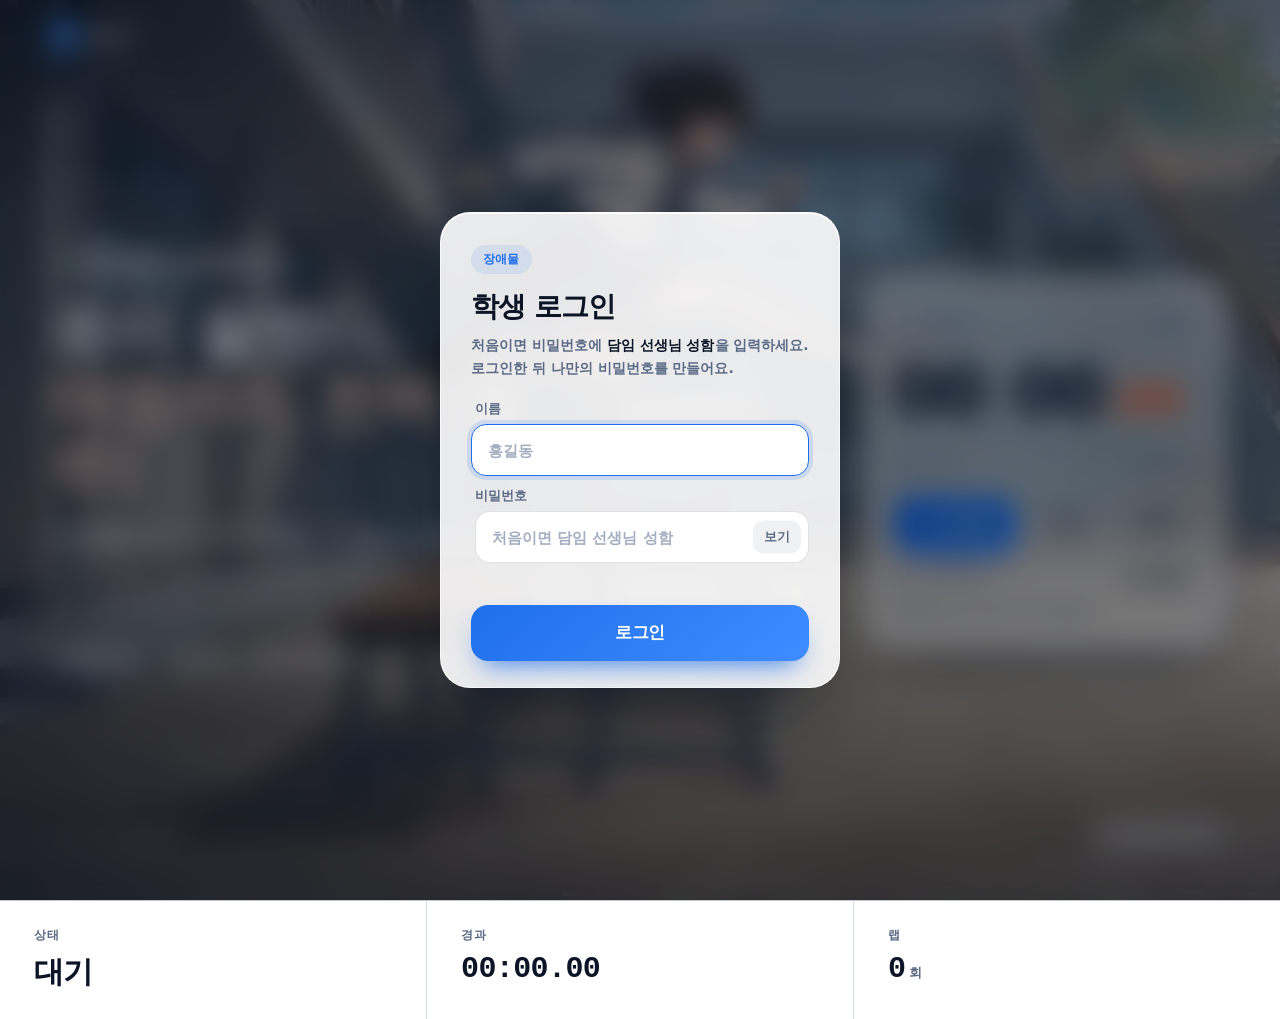
<file: index.html>
<!DOCTYPE html>
<html lang="ko">
<head>
<meta charset="utf-8">
<meta name="viewport" content="width=device-width, initial-scale=1">
<title>달리기 · 러닝 타이머</title>
<style>
  :root{
    --ink:#0b1526;
    --ink-soft:#5b6b86;
    --line:rgba(11,21,38,.10);
    --card:rgba(255,255,255,.58);
    --accent:#1f6feb;
    --accent-2:#ff7a45;
    --ok:#12a150;
    --shadow:0 24px 60px -20px rgba(11,21,38,.45);
    --font:"Pretendard","Apple SD Gothic Neo","Malgun Gothic",system-ui,-apple-system,"Segoe UI",sans-serif;
    --mono:"SF Mono","JetBrains Mono","Roboto Mono",ui-monospace,Menlo,Consolas,monospace;
  }

  *{box-sizing:border-box}
  html,body{margin:0;padding:0}
  body{
    font-family:var(--font);
    color:var(--ink);
    background:#eef2f7;
    -webkit-font-smoothing:antialiased;
  }

  /* ---------- NAV ---------- */
  .nav{
    position:absolute; inset:0 0 auto 0; z-index:6;
    display:flex; align-items:center; justify-content:space-between;
    padding:22px clamp(18px,4vw,54px);
    color:#fff; mix-blend-mode:normal;
    opacity:0; transform:translateY(-12px); pointer-events:none;
  }
  body.is-revealed .nav{
    opacity:1; transform:none; pointer-events:auto;
    transition:opacity 1.4s cubic-bezier(.22,1,.36,1) .6s, transform 1.4s cubic-bezier(.22,1,.36,1) .6s;
  }
  .brand{
    display:flex; align-items:center; gap:10px;
    font-weight:800; letter-spacing:-.02em; font-size:17px;
    text-shadow:0 2px 12px rgba(0,0,0,.35);
  }
  .brand i{
    width:26px; height:26px; border-radius:9px; display:grid; place-items:center;
    background:linear-gradient(140deg,var(--accent),#5aa9ff);
    box-shadow:0 6px 16px rgba(31,111,235,.45);
    font-style:normal; font-size:14px;
  }
  .nav ul{display:flex; gap:clamp(14px,2.4vw,30px); margin:0; padding:0; list-style:none}
  .nav a{
    color:rgba(255,255,255,.86); text-decoration:none; font-size:14px; font-weight:600;
    text-shadow:0 2px 10px rgba(0,0,0,.35);
  }
  .nav a:hover,.nav a[aria-current]{color:#fff}
  .nav a[aria-current]{text-decoration:underline; text-underline-offset:6px; text-decoration-thickness:2px}

  /* ---------- HERO ---------- */
  .hero{
    position:relative;
    min-height:100vh;
    min-height:100svh;
    display:flex; align-items:center;
    overflow:hidden;
    isolation:isolate;
    background:#0b1526;
  }

  /* layer 1: still image (revealed after the video ends)
     desktop: the clip's last frame (seamless hand-off); stacked layout: a wide frame
     so the face doesn't sit behind the copy and the timer */
  .hero__still{
    position:absolute; inset:0; z-index:0;
    background-image:url("hero%20page.jpg?v=2");
    background-size:cover; background-position:60% 50%;
    transform:scale(1.02);
    transition:opacity 1.8s cubic-bezier(.37,0,.18,1);
  }
  .hero.is-playing .hero__still{opacity:0}   /* don't spoil the ending while the clip plays */
  /* layer 2: the one-and-only video */
  .hero__video{
    position:absolute; inset:0; z-index:1;
    width:100%; height:100%; object-fit:cover; object-position:60% 50%;
    opacity:0;
    will-change:opacity,transform;
  }
  .hero__video--main{transition:opacity 1.8s cubic-bezier(.37,0,.18,1), transform 9s linear}
  .hero.is-playing  .hero__video--main{opacity:1; transform:scale(1.045)}
  .hero.is-revealed .hero__video--main{opacity:0; transform:scale(1.01)}

  .hero__video--fail,.hero__video--ok{z-index:1; transform:scale(1.03); transition:opacity 1.1s cubic-bezier(.37,0,.18,1)}
  body.is-failed .hero__video--fail,
  body.is-success .hero__video--ok{opacity:1; transform:scale(1)}

  /* legibility scrims */
  .hero__scrim{
    position:absolute; inset:0; z-index:2; pointer-events:none;
    background:
      linear-gradient(90deg, rgba(6,14,28,.50) 0%, rgba(6,14,28,.24) 30%, rgba(6,14,28,0) 52%),
      linear-gradient(0deg, rgba(6,14,28,.48) 0%, rgba(6,14,28,0) 40%),
      linear-gradient(180deg, rgba(6,14,28,.40) 0%, rgba(6,14,28,0) 24%);
    opacity:0; transition:opacity 2s cubic-bezier(.37,0,.18,1) .1s;
  }
  body.is-revealed .hero__scrim{opacity:1}

  /* ---------- COPY ---------- */
  .hero__inner{
    position:relative; z-index:4;
    width:100%;
    padding:120px clamp(18px,4vw,54px) 96px;
    display:grid;
    grid-template-columns:minmax(0,1fr) auto;
    align-items:center;
    gap:clamp(24px,4vw,60px);
  }
  .copy{max-width:none}
  .eyebrow{
    display:inline-flex; align-items:center; gap:8px;
    padding:7px 14px 7px 10px; border-radius:999px;
    background:rgba(255,255,255,.14); border:1px solid rgba(255,255,255,.28);
    backdrop-filter:blur(10px); -webkit-backdrop-filter:blur(10px);
    color:#fff; font-size:12.5px; font-weight:700; letter-spacing:.01em;
  }
  .eyebrow s{width:7px; height:7px; border-radius:50%; background:#5ee08a; box-shadow:0 0 0 4px rgba(94,224,138,.22)}
  h1{
    margin:20px 0 0; color:#fff;
    font-size:clamp(36px,5vw,64px); line-height:1.06; letter-spacing:-.035em; font-weight:800;
    text-shadow:0 6px 34px rgba(4,10,20,.5);
  }
  h1 em{font-style:normal; color:#ffd7c2}
  .ask{
    margin:20px 0 0; color:#fff;
    font-size:clamp(17px,1.7vw,23px); font-weight:700; letter-spacing:-.02em;
    text-shadow:0 2px 18px rgba(4,10,20,.55);
  }
  .lede{
    margin:12px 0 0; color:rgba(255,255,255,.9);
    font-size:clamp(14.5px,1.2vw,17px); line-height:1.7; font-weight:500;
    text-shadow:0 2px 18px rgba(4,10,20,.5);
    max-width:36em;
  }
  .lede b{color:#fff; font-weight:800; font-family:var(--mono); font-size:1.06em; letter-spacing:-.02em}
  .chips{display:flex; flex-wrap:wrap; gap:8px; margin-top:26px}
  .chips span{
    padding:7px 13px; border-radius:999px; font-size:12.5px; font-weight:700;
    background:rgba(255,255,255,.13); border:1px solid rgba(255,255,255,.22);
    color:rgba(255,255,255,.94); backdrop-filter:blur(8px);
  }
  .chips b{color:#ffd7c2; font-family:var(--mono); font-weight:800}

  /* ---------- RESULT STATE (success / fail) ---------- */
  .stack{
    position:relative;
    display:grid;                       /* copy and result message share one cell */
    max-width:min(560px,46vw);
  }
  .copy,.result{grid-area:1 / 1}
  .result{
    opacity:0; transform:translateY(20px) scale(.98); filter:blur(10px);
    pointer-events:none;
  }
  body.is-failed .result--fail,
  body.is-success .result--ok{
    opacity:1; transform:none; filter:none; pointer-events:auto;
    transition:opacity 1.2s cubic-bezier(.22,1,.36,1) .35s,
               transform 1.3s cubic-bezier(.16,1,.3,1) .35s,
               filter 1.2s cubic-bezier(.22,1,.36,1) .35s;
  }
  .result__tag{
    display:inline-block; padding:7px 15px; border-radius:999px;
    background:#dc2626; color:#fff;
    font-size:12.5px; font-weight:800; letter-spacing:.07em;
    box-shadow:0 10px 26px -10px rgba(220,38,38,.95);
  }
  .result__title{
    margin:18px 0 0; color:#fff;
    font-size:clamp(54px,7.6vw,100px); line-height:.94; letter-spacing:-.05em; font-weight:800;
    text-shadow:0 8px 40px rgba(4,10,20,.6);
  }
  .result__msg{
    margin:20px 0 0; color:#fff;
    font-size:clamp(17px,1.75vw,23px); font-weight:700; letter-spacing:-.02em; line-height:1.45;
    text-shadow:0 2px 20px rgba(4,10,20,.6);
  }
  .result__msg b{color:#ffb4a2; font-family:var(--mono); font-weight:800; font-size:1.08em}
  .result__sub{
    margin:12px 0 0; color:rgba(255,255,255,.86);
    font-size:clamp(14px,1.15vw,16.5px); line-height:1.7; font-weight:500;
    text-shadow:0 2px 18px rgba(4,10,20,.55); max-width:36em;
  }
  .result__btn{
    margin-top:28px; padding:17px 30px; border-radius:18px; font-size:16px;
    color:#fff; background:linear-gradient(140deg,#dc2626,#f97316);
    box-shadow:0 18px 34px -14px rgba(220,38,38,.95);
  }
  .result__btn:hover{filter:brightness(1.07)}
  .result--ok .result__tag{background:#16a34a; box-shadow:0 10px 26px -10px rgba(22,163,74,.95)}
  .result--ok .result__msg b{color:#bbf7d0}
  .result--ok .result__btn{background:linear-gradient(140deg,#16a34a,#22c55e); box-shadow:0 18px 34px -14px rgba(22,163,74,.95)}
  body.is-failed .copy, body.is-success .copy{opacity:0; transform:translateY(-16px); filter:blur(6px)}
  body.is-failed .hero__scrim{
    background:
      linear-gradient(90deg, rgba(32,6,10,.62) 0%, rgba(32,6,10,.30) 32%, rgba(32,6,10,0) 54%),
      linear-gradient(0deg, rgba(32,6,10,.5) 0%, rgba(32,6,10,0) 40%),
      linear-gradient(180deg, rgba(32,6,10,.44) 0%, rgba(32,6,10,0) 24%);
  }
  .stopwatch.is-failed .sw-dot{background:#dc2626}
  .stopwatch.is-failed .sw-state{background:rgba(220,38,38,.13); color:#b91c1c}
  .stopwatch.is-failed::before{opacity:1; animation:none; filter:blur(22px); background:linear-gradient(140deg,rgba(220,38,38,.32),rgba(249,115,22,.26))}
  .stopwatch.is-failed .btn-main{background:linear-gradient(140deg,#dc2626,#f87171); box-shadow:0 12px 24px -10px rgba(220,38,38,.85)}
  .stopwatch.is-failed .digits .cs{color:#dc2626}
  .stopwatch.is-success .sw-dot{background:var(--ok)}
  .stopwatch.is-success .sw-state{background:rgba(18,161,80,.14); color:#0b7a3d}
  .stopwatch.is-success::before{opacity:1; animation:none; filter:blur(22px); background:linear-gradient(140deg,rgba(18,161,80,.32),rgba(74,222,128,.26))}
  .stopwatch.is-success .btn-main{background:linear-gradient(140deg,#16a34a,#22c55e); box-shadow:0 12px 24px -10px rgba(22,163,74,.85)}
  .stopwatch.is-success .digits .cs{color:var(--ok)}
  .stopwatch.is-success .track i{background:linear-gradient(90deg,#12a150,#4ade80)}
  .track.over i{background:linear-gradient(90deg,#dc2626,#f97316)}
  .copy,.chips{opacity:0; transform:translateY(16px); filter:blur(8px); pointer-events:none}
  body.is-revealed .copy,
  body.is-revealed .chips{
    opacity:1; transform:none; filter:none; pointer-events:auto;
    transition:opacity 1.5s cubic-bezier(.22,1,.36,1) .5s,
               transform 1.5s cubic-bezier(.22,1,.36,1) .5s,
               filter 1.5s cubic-bezier(.22,1,.36,1) .5s;
  }
  body.is-revealed .chips{transition-delay:.72s}
  body.is-failed .copy, body.is-success .copy{opacity:0; transform:translateY(-16px); filter:blur(6px); pointer-events:none; transition:opacity 1s ease, transform 1s cubic-bezier(.22,1,.36,1), filter 1s ease}
  body.is-failed .chips, body.is-success .chips{pointer-events:none}   /* hidden copy must not cover the retry button */

  /* ---------- TIMER SLOT: right / vertical center ---------- */
  .slot{
    justify-self:end; align-self:center;
    width:min(368px,92vw);
  }
  .stopwatch{
    position:relative;
    padding:32px 32px 26px;
    border-radius:32px;
    background:var(--card);
    border:1px solid rgba(255,255,255,.55);
    box-shadow:0 32px 70px -22px rgba(11,21,38,.5), inset 0 1px 0 rgba(255,255,255,.75);
    backdrop-filter:blur(30px) saturate(1.7);
    -webkit-backdrop-filter:blur(30px) saturate(1.7);
    opacity:0; transform:translateY(20px) scale(.96); filter:blur(12px);
    pointer-events:none;
  }
  body.is-revealed .stopwatch{
    opacity:1; transform:none; filter:none; pointer-events:auto;
    transition:opacity 1.5s cubic-bezier(.22,1,.36,1) .25s,
               transform 1.6s cubic-bezier(.16,1,.3,1) .25s,
               filter 1.5s cubic-bezier(.22,1,.36,1) .25s;
  }
  /* running glow ring */
  .stopwatch::before{
    content:""; position:absolute; inset:-2px; border-radius:34px; z-index:-1;
    background:linear-gradient(140deg,rgba(31,111,235,.5),rgba(255,122,69,.42));
    opacity:0; transition:opacity .6s ease; filter:blur(16px);
  }
  .stopwatch.is-running::before{opacity:1; animation:breathe 2.6s ease-in-out infinite}
  @keyframes breathe{0%,100%{opacity:.55}50%{opacity:1}}

  .sw-head{display:flex; align-items:center; justify-content:space-between; margin-bottom:20px}
  .sw-label{display:flex; align-items:center; gap:10px; font-size:12.5px; font-weight:800; letter-spacing:.15em; color:var(--ink-soft); text-transform:uppercase}
  .sw-dot{width:10px; height:10px; border-radius:50%; background:#b9c4d4; transition:background .3s}
  .is-running .sw-dot{background:var(--ok); box-shadow:0 0 0 0 rgba(18,161,80,.5); animation:pulse 1.6s infinite}
  @keyframes pulse{70%{box-shadow:0 0 0 9px rgba(18,161,80,0)}100%{box-shadow:0 0 0 0 rgba(18,161,80,0)}}
  .sw-state{
    font-size:12.5px; font-weight:800; padding:6px 12px; border-radius:999px;
    background:rgba(11,21,38,.06); color:var(--ink-soft);
  }
  .is-running .sw-state{background:rgba(18,161,80,.14); color:#0b7a3d}

  .digits{
    display:flex; align-items:baseline;
    font-family:var(--font);
    font-weight:800;
    font-size:clamp(52px,5.4vw,70px); line-height:1; letter-spacing:-.05em;
    color:var(--ink);
    font-variant-numeric:tabular-nums; font-feature-settings:"tnum" 1;
  }
  .digits .sep{opacity:.3; padding:0 3px; font-weight:600}
  .digits .cs{color:var(--accent-2); font-weight:800; font-size:.7em; letter-spacing:-.04em}

  .track{height:5px; border-radius:99px; background:rgba(11,21,38,.10); margin:22px 0 5px; overflow:hidden}
  .track i{display:block; height:100%; width:0%; border-radius:99px; background:linear-gradient(90deg,var(--accent),var(--accent-2)); transition:width .12s linear}
  .hint{font-size:12.5px; font-weight:600; color:var(--ink-soft); margin:0 0 20px; display:flex; justify-content:space-between; gap:10px}

  .sw-btns{display:grid; grid-template-columns:1.55fr 1fr 1fr; gap:10px}
  button{
    font-family:inherit; font-size:15.5px; font-weight:800; letter-spacing:-.01em;
    border:0; border-radius:17px; padding:17px 10px; cursor:pointer;
    display:inline-flex; align-items:center; justify-content:center; gap:8px;
    transition:transform .12s ease, box-shadow .2s ease, background .2s ease, color .2s ease;
    -webkit-tap-highlight-color:transparent;
  }
  button:active{transform:translateY(1px) scale(.985)}
  button:focus-visible{outline:3px solid rgba(31,111,235,.45); outline-offset:2px}
  .btn-main{color:#fff; background:linear-gradient(140deg,#1f6feb,#3f8dff); box-shadow:0 12px 24px -10px rgba(31,111,235,.85)}
  .stopwatch.is-running .btn-main{background:linear-gradient(140deg,#e8590c,#ff8a3d); box-shadow:0 12px 24px -10px rgba(232,89,12,.8)}
  .btn-ghost{color:var(--ink); background:rgba(11,21,38,.06)}
  .btn-ghost:hover{background:rgba(11,21,38,.1)}

  .laps{margin:18px 0 0; padding:0; list-style:none; max-height:112px; overflow:auto; display:grid; gap:7px}
  .laps li{
    display:flex; justify-content:space-between; align-items:center; gap:10px;
    font-family:var(--mono); font-size:13.5px; font-weight:600; color:var(--ink);
    background:rgba(11,21,38,.05); border-radius:12px; padding:9px 13px;
  }
  .laps li span{color:var(--ink-soft); font-size:11.5px; font-family:var(--font); font-weight:700}
  .laps:empty{display:none}

  /* buzzer: learn whichever key / gamepad button the USB buzzer sends */
  .buzz{display:flex; align-items:center; justify-content:space-between; gap:10px; margin-top:12px; font-size:12px; font-weight:700; color:var(--ink-soft)}
  .buzz button{font-size:12px; font-weight:800; padding:7px 13px; border-radius:999px; background:rgba(11,21,38,.06); color:var(--ink); flex:none}
  .buzz button:hover{background:rgba(11,21,38,.1)}
  .buzz.is-learning{color:var(--accent)}
  .buzz.is-learning button{background:var(--accent); color:#fff}

  /* replay the hero clip */
  .replay{
    position:absolute; z-index:5; right:clamp(18px,4vw,54px); bottom:clamp(18px,4vw,44px);
    display:inline-flex; align-items:center; gap:8px;
    padding:10px 15px; border-radius:999px; cursor:pointer;
    background:rgba(255,255,255,.16); border:1px solid rgba(255,255,255,.3);
    color:#fff; font-family:inherit; font-size:12.5px; font-weight:700;
    backdrop-filter:blur(12px); -webkit-backdrop-filter:blur(12px);
    opacity:0; transform:translateY(10px); pointer-events:none;
    transition:opacity .6s ease, transform .6s ease, background .2s ease;
  }
  .replay:hover{background:rgba(255,255,255,.26)}
  body.is-revealed .replay{opacity:1; transform:none; pointer-events:auto; transition-delay:.9s}
  .replay svg{width:14px; height:14px}

  /* skip the intro clip: shown only while it plays, where the replay button will appear */
  .skip{
    position:fixed; z-index:5;   /* fixed: on phones the hero is taller than the screen */ right:clamp(18px,4vw,54px); bottom:clamp(18px,4vw,44px);
    display:inline-flex; align-items:center; gap:8px;
    padding:12px 18px; border-radius:999px; cursor:pointer;
    background:rgba(6,14,28,.55); border:1px solid rgba(255,255,255,.35);
    color:#fff; font-family:inherit; font-size:14px; font-weight:800;
    box-shadow:0 10px 26px -12px rgba(0,0,0,.6);
    backdrop-filter:blur(12px); -webkit-backdrop-filter:blur(12px);
    opacity:0; transform:translateY(10px); pointer-events:none;
    transition:opacity .5s ease, transform .5s ease, background .2s ease;
  }
  .skip:hover{background:rgba(6,14,28,.72)}
  .hero.is-playing .skip{opacity:1; transform:none; pointer-events:auto; transition-delay:.6s}
  .skip svg{width:15px; height:15px}

  /* ---------- NEXT SECTION ---------- */
  .stats{
    position:relative; z-index:2;
    display:grid; grid-template-columns:repeat(3,1fr); gap:1px;
    background:var(--line);
    border-top:1px solid var(--line);
    opacity:0; transform:translateY(16px); pointer-events:none;
  }
  body.is-revealed .stats{
    opacity:1; transform:none; pointer-events:auto;
    transition:opacity 1.3s cubic-bezier(.22,1,.36,1) .85s, transform 1.3s cubic-bezier(.22,1,.36,1) .85s;
  }
  .stat{background:#fff; padding:26px clamp(16px,3vw,34px)}
  .stat b{display:block; font-size:12px; font-weight:800; letter-spacing:.12em; color:var(--ink-soft); text-transform:uppercase}
  .stat strong{display:block; margin-top:8px; font-family:var(--mono); font-size:clamp(20px,2.4vw,30px); font-weight:700; letter-spacing:-.02em}
  .stat em{font-style:normal; font-size:13px; font-weight:700; color:var(--ink-soft); margin-left:4px}

  /* ---------- RESPONSIVE ---------- */
  @media (max-width:1000px){
    .hero__still{background-image:url("hero-mobile.jpg")}
    .hero__inner{grid-template-columns:1fr; align-content:center; gap:34px}
    .stack{max-width:none}
    .slot{justify-self:center; width:min(420px,100%)}
  }
  @media (max-width:640px){
    .nav{gap:12px}
    .brand{font-size:0; gap:0}  /* icon only: room for the four course links */
    .nav ul{gap:12px; min-width:0; overflow-x:auto; scrollbar-width:none; padding:4px 0 10px; margin-bottom:-14px}  /* room for the current-page underline */
    .nav a{font-size:13px; white-space:nowrap}
    .nav__stats{display:none}
    .hero{min-height:auto; padding:0}
    .hero__inner{padding:104px 18px 86px}
    .slot{justify-self:stretch; width:100%}
    .stats{grid-template-columns:1fr}
  }
  @media (prefers-reduced-motion:reduce){
    *{animation:none !important; transition-duration:.01ms !important}
  }
</style>
<noscript><style>
  .nav,.copy,.chips,.stats,.stopwatch,.hero__scrim{
    opacity:1 !important; transform:none !important; filter:none !important; pointer-events:auto !important;
  }
</style></noscript>
<link rel="stylesheet" href="student.css">
</head>
<body>

<header class="hero" id="hero">
  <nav class="nav">
    <div class="brand"><i>▶</i>달리기</div>
    <ul>
      <li><a href="index.html" aria-current="page">301번 버스</a></li>
      <li><a href="zigzag.html">지그재그</a></li>
      <li><a href="relay.html">이어달리기</a></li>
      <li><a href="bread.html">장애물</a></li>
      <li class="nav__stats"><a href="#stats">기록</a></li>
    </ul>
  </nav>

  <!-- layer 1: still hero image (becomes the timer's backdrop) -->
  <div class="hero__still" role="img" aria-label="가을 햇살이 비치는 보도 위를 걸어가는 학생"></div>
  <!-- layer 2: video, plays exactly once -->
  <video class="hero__video hero__video--main" id="clip"
         src="hero%20page.mp4?v=2"
         preload="auto" muted playsinline disablepictureinpicture></video>
  <!-- layer 3: result clips, shown when the run is stopped (within / past the target time) -->
  <video class="hero__video hero__video--ok" id="okClip"
         src="CUT03-B-A-SMALL-KINDNESS-6-seconds-1.mp4"
         preload="auto" muted playsinline disablepictureinpicture></video>
  <video class="hero__video hero__video--fail" id="failClip"
         src="TECHNICAL-6-seconds-16-9-480p-final.mp4?v=2"
         preload="auto" muted playsinline disablepictureinpicture></video>
  <div class="hero__scrim"></div>

  <div class="hero__inner">
    <div class="stack">
      <div class="copy">
        <span class="eyebrow"><s></s>오늘의 체육수업 · 목표 시간 안에 달리기</span>
        <h1>301번 버스,<br><em>곧 출발!</em></h1>
        <p class="ask">시간 안에 도착할 수 있을까?</p>
        <p class="lede">정류장까지 <b data-d>120</b>m, 버스 출발까지 <b data-t>10</b>초.<br>출발 신호에 맞춰 달려 목표 시간 안에 결승선을 통과해 보세요.</p>
        <div class="chips">
          <span><b data-d>120</b>m 달리기</span>
          <span>목표 <b data-t>10</b>초 미만</span>
          <span>나의 기록 확인</span>
        </div>
      </div>

      <!-- replace the copy once the run is stopped -->
      <div class="result result--ok" id="success">
        <span class="result__tag">탑승 완료</span>
        <h1 class="result__title">성공</h1>
        <p class="result__msg">목표 <b data-t>10</b>초보다 <b id="under">0.00</b>초 빨리 도착했습니다.</p>
        <p class="result__sub">301번 버스에 무사히 탔어요. 같은 코스로 기록 단축에 다시 도전해 보세요.</p>
        <button class="result__btn" id="retryOk" type="button">다시 도전</button>
      </div>

      <div class="result result--fail" id="fail">
        <span class="result__tag">진행 종료</span>
        <h1 class="result__title">실패</h1>
        <p class="result__msg">목표 <b data-t>10</b>초를 <b id="over">0.00</b>초 넘겨 도착했습니다.</p>
        <p class="result__sub">다음엔 출발 직후부터 속도를 올려보세요. 같은 코스로 바로 다시 도전할 수 있습니다.</p>
        <button class="result__btn" id="retry" type="button">다시 도전</button>
      </div>
    </div>

    <!-- right / vertical center -->
    <div class="slot">
      <div class="stopwatch" id="sw" role="group" aria-label="러닝 타이머">
        <div class="sw-head">
          <div class="sw-label"><span class="sw-dot"></span>스탑워치</div>
          <div class="sw-state" id="state">대기</div>
        </div>

        <div class="digits" id="digits" role="timer" aria-live="off">
          <span id="mm">00</span><span class="sep">:</span><span id="ss">00</span><span class="cs" id="cs">.00</span>
        </div>

        <div class="track"><i id="bar"></i></div>
        <p class="hint"><span>경과 시간</span><span id="total">0.00 초</span></p>

        <div class="sw-btns">
          <button class="btn-main" id="toggle" type="button">
            <svg id="icoPlay" width="13" height="13" viewBox="0 0 12 12" fill="currentColor" aria-hidden="true"><path d="M2 1l8 5-8 5z"/></svg>
            <span id="toggleText">시작</span>
          </button>
          <button class="btn-ghost" id="lap" type="button">랩</button>
          <button class="btn-ghost" id="reset" type="button">리셋</button>
        </div>

        <div class="buzz" id="buzz">
          <span id="buzzInfo">부저: 스페이스바</span>
          <button id="buzzSet" type="button">부저 등록</button>
        </div>

        <ul class="laps" id="laps"></ul>
      </div>
    </div>
  </div>

  <button class="skip" id="skip" type="button" aria-label="영상 건너뛰고 바로 시작">
    영상 건너뛰기
    <svg viewBox="0 0 24 24" fill="currentColor" aria-hidden="true"><path d="M4 5l8 7-8 7zM12 5l8 7-8 7z"/></svg>
  </button>
  <button class="replay" id="replay" type="button" aria-label="히어로 영상 다시 재생">
    <svg viewBox="0 0 24 24" fill="none" stroke="currentColor" stroke-width="2.4" stroke-linecap="round" stroke-linejoin="round" aria-hidden="true"><path d="M3 12a9 9 0 1 0 3-6.7"/><path d="M3 4v5h5"/></svg>
    영상 다시 보기
  </button>
</header>

<section class="stats" id="stats">
  <div class="stat"><b>상태</b><strong id="sState">대기</strong></div>
  <div class="stat"><b>경과</b><strong id="sTime">00:00.00</strong></div>
  <div class="stat"><b>랩</b><strong id="sLaps">0<em>회</em></strong></div>
</section>

<script src="sheet-config.js"></script>
<script src="student.js"></script>
<script>
(() => {
  const hero   = document.getElementById('hero');
  const clip   = document.getElementById('clip');
  const sw     = document.getElementById('sw');
  const mmEl   = document.getElementById('mm');
  const ssEl   = document.getElementById('ss');
  const csEl   = document.getElementById('cs');
  const bar    = document.getElementById('bar');
  const total  = document.getElementById('total');
  const stateEl= document.getElementById('state');
  const toggle = document.getElementById('toggle');
  const toggleText = document.getElementById('toggleText');
  const icoPlay = document.getElementById('icoPlay');
  const lapBtn = document.getElementById('lap');
  const resetBtn = document.getElementById('reset');
  const lapsEl = document.getElementById('laps');
  const replay = document.getElementById('replay');
  const sState = document.getElementById('sState');
  const sTime  = document.getElementById('sTime');
  const sLaps  = document.getElementById('sLaps');
  const failClip = document.getElementById('failClip');
  const okClip = document.getElementById('okClip');
  const underEl = document.getElementById('under');
  const overEl = document.getElementById('over');
  const track  = document.querySelector('.track');
  const retry  = document.getElementById('retry');
  const retryOk = document.getElementById('retryOk');

  /* ================= VIDEO : play once, then reveal ================= */
  const ICON_PLAY  = '<path d="M2 1l8 5-8 5z"/>';
  const ICON_PAUSE = '<path d="M2 1h3v10H2zM7 1h3v10H7z"/>';
  let revealed = false, safety = 0;

  // safety net: never let the timer stay hidden if the clip stalls or never loads
  function armSafety(ms){ clearTimeout(safety); safety = setTimeout(reveal, ms); }

  function reveal(){
    if (revealed) return;
    revealed = true;
    clearTimeout(safety);
    hero.classList.remove('is-playing');
    hero.classList.add('is-revealed');
    document.body.classList.add('is-revealed');   // every word appears with the timer
  }

  function startClip(){
    revealed = false;
    resetAll();                                // the intro starts a fresh attempt
    document.body.classList.remove('is-revealed');
    hero.classList.remove('is-revealed');
    hero.classList.add('is-playing');
    clip.currentTime = 0;
    armSafety(8000);                           // clip must start within 8s
    const p = clip.play();
    if (p && p.catch) p.catch(() => setTimeout(reveal, 900));
  }

  clip.addEventListener('ended', reveal);
  clip.addEventListener('error', reveal);
  clip.addEventListener('playing', () => {    // once rolling, allow the rest of the clip + slack
    if (!revealed) armSafety(((clip.duration || 10) - clip.currentTime) * 1000 + 3000);
  });

  // plays on every page load (incl. back/forward cache restores)
  function begin(){
    if (reduced()) { revealed = false; reveal(); return; }   // motion-sensitive: skip the clip
    startClip();
  }

  function reduced(){ return matchMedia('(prefers-reduced-motion: reduce)').matches; }

  clip.muted = true;            // autoplay-safe
  replay.addEventListener('click', startClip);
  // "영상 건너뛰기": stop the intro and go straight to the timer
  document.getElementById('skip').addEventListener('click', () => { clip.pause(); reveal(); });

  /* ================= STOPWATCH ================= */
  let TARGET_MS = (parseFloat(document.querySelector('[data-t]').textContent) || 30) * 1000;
  const fmtSec = n => String(Math.round(n * 100) / 100);
  // 성공 기준을 학생에 맞게 바꾸기 (student.js: 평가 코스면 그 학생의 60점 기준, 남 7초 · 여 9초)
  document.addEventListener('run:target', e => {
    const sec = e.detail && Number(e.detail.sec);
    if (!(sec > 0) || sec * 1000 === TARGET_MS || running) return;
    TARGET_MS = sec * 1000;
    document.querySelectorAll('[data-t]').forEach(el => { el.textContent = fmtSec(sec); });
    paint();
  });
  let running = false, result = '', base = 0, mark = 0, raf = 0, laps = [];

  const pad = (n, w = 2) => String(n).padStart(w, '0');
  const fmt = ms => {
    const t   = Math.max(0, ms);
    const m   = Math.floor(t / 60000);
    const s   = Math.floor(t / 1000) % 60;
    const cs  = Math.floor(t / 10) % 100;
    return { m: pad(m), s: pad(s), cs: pad(cs), full: `${pad(m)}:${pad(s)}.${pad(cs)}` };
  };

  const elapsed = () => base + (running ? performance.now() - mark : 0);

  function paint(){
    const ms = elapsed();
    const t  = fmt(ms);
    mmEl.textContent = t.m;
    ssEl.textContent = t.s;
    csEl.textContent = '.' + t.cs;
    sTime.textContent = t.full;

    const left = TARGET_MS - ms;
    total.textContent = left < 0
      ? '+' + (-left / 1000).toFixed(2) + ' 초 초과'
      : result === 'ok' ? (left / 1000).toFixed(2) + '초 일찍 도착'
      : (ms === 0 ? '목표 ' + (TARGET_MS / 1000) + '초' : (left / 1000).toFixed(2) + '초 남음');

    bar.style.width = Math.min(100, (ms / TARGET_MS) * 100) + '%';
    track.classList.toggle('over', left < 0);

    if (running) raf = requestAnimationFrame(paint);
  }

  // "정지" pressed: judge the run only now — within the target is a success, past it a fail
  function finish(){
    stop();
    showResult(Math.floor(base / 10) * 10 < TARGET_MS ? 'ok' : 'fail');   // 목표 시간 '미만'이면 성공 (화면에 보이는 1/100초 기준)
  }

  function showResult(kind){
    result = kind;
    paint();
    sync();
    overEl.textContent  = ((base - TARGET_MS) / 1000).toFixed(2);
    underEl.textContent = ((TARGET_MS - base) / 1000).toFixed(2);
    document.body.classList.add(kind === 'ok' ? 'is-success' : 'is-failed');
    // student.js 가 받아서 로그인한 학생의 기록으로 시트에 저장
    document.dispatchEvent(new CustomEvent('run:finish', { detail: {
      course: (document.querySelector('.nav a[aria-current]') || {}).textContent,
      ms: base, target: TARGET_MS, result: kind, laps: laps.map(l => l.split)
    } }));
    const v = kind === 'ok' ? okClip : failClip;   // a course may have no result clip
    if (!v) return;
    v.currentTime = 0;
    const p = v.play();
    if (p && p.catch) p.catch(() => {});
  }

  function clearResult(){
    if (!result) return;
    result = '';
    if (okClip) okClip.pause();
    if (failClip) failClip.pause();
    document.body.classList.remove('is-success', 'is-failed');
  }

  function sync(){
    sw.classList.toggle('is-running', running);
    sw.classList.toggle('is-failed', result === 'fail');
    sw.classList.toggle('is-success', result === 'ok');
    toggleText.textContent = result ? '다시 도전' : (running ? '정지' : '시작');
    icoPlay.innerHTML = running ? ICON_PAUSE : ICON_PLAY;
    stateEl.textContent = result === 'fail' ? '실패' : result === 'ok' ? '성공' : (running ? '러닝 중' : '대기');
    sState.textContent = stateEl.textContent;
    sState.style.color = result === 'fail' ? '#dc2626' : result === 'ok' ? '#12a150' : '';
  }

  function start(){
    if (running) return;
    clearResult();
    mark = performance.now();
    running = true;
    cancelAnimationFrame(raf);
    raf = requestAnimationFrame(paint);
    sync();
  }

  function stop(){
    if (!running) return;
    base = elapsed();
    running = false;
    cancelAnimationFrame(raf);
    paint();
    sync();
  }

  // 학생 로그인 전에는 측정하지 않음 (student.js)
  const canRun = () => !window.RunStudent || window.RunStudent.canRun();

  toggle.addEventListener('click', () => {
    if (result) { resetAll(); return; }        // "다시 도전"
    if (!canRun()) return;
    running ? finish() : start();
  });

  // "다시 도전": back to a ready (00:00.00) timer; the run starts on "시작"
  retry.addEventListener('click', resetAll);
  retryOk.addEventListener('click', resetAll);

  function resetAll(){
    clearResult();
    running = false;
    cancelAnimationFrame(raf);
    base = 0; laps = [];
    lapsEl.innerHTML = '';
    sLaps.innerHTML = '0<em>회</em>';
    paint();
    sync();
  }

  lapBtn.addEventListener('click', () => {
    const now = elapsed();
    if (now < 100 || result) return;            // ignore accidental early taps
    const prev = laps.length ? laps[laps.length - 1].total : 0;
    laps.push({ split: now - prev, total: now });
    lapsEl.innerHTML = '';
    laps.slice().reverse().forEach((l, i) => {
      const n = laps.length - i;
      const li = document.createElement('li');
      li.innerHTML = `<span>랩 ${n} · ${(l.split / 1000).toFixed(2)}초</span>${fmt(l.total).full}`;
      lapsEl.prepend(li);
    });
    while (lapsEl.children.length > 5) lapsEl.lastElementChild.remove();
    sLaps.innerHTML = laps.length + '<em>회</em>';
  });

  resetBtn.addEventListener('click', resetAll);
  document.addEventListener('student:change', resetAll);   // 다음 학생은 새 타이머로

  /* ================= BUZZER ================= */
  // Space always works. A USB buzzer that sends some other key (or acts as a
  // gamepad) can be registered with "부저 등록"; the choice is remembered in this
  // browser and shared by every course page.
  const buzzBox  = document.getElementById('buzz');
  const buzzInfo = document.getElementById('buzzInfo');
  const buzzSet  = document.getElementById('buzzSet');
  const BUZZ_KEY = 'running-timer-buzzer';
  const MODS = ['ShiftLeft','ShiftRight','ControlLeft','ControlRight','AltLeft','AltRight','MetaLeft','MetaRight'];

  let buzz = null, learning = false, pendingMod = '';
  try { buzz = JSON.parse(localStorage.getItem(BUZZ_KEY) || 'null'); } catch (_) {}

  const isSpace = e => e.code === 'Space' || e.key === ' ' || e.key === 'Spacebar';
  const typing  = el => el && (el.isContentEditable || /^(INPUT|TEXTAREA|SELECT)$/.test(el.tagName));
  const keyName = (code, key) =>
      code === 'Space' ? '스페이스바'
    : code === 'Enter' || code === 'NumpadEnter' ? '엔터'
    : /^(Shift|Control|Alt|Meta)(Left|Right)$/.test(code) ? code.replace(/(Left|Right)$/, '').replace('Control', 'Ctrl').replace('Meta', 'Cmd') + ' 키'
    : /^Key[A-Z]$/.test(code) ? code.slice(3) + ' 키'
    : /^(Digit|Numpad)\d$/.test(code) ? code.slice(-1) + ' 키'
    : (key && key.length === 1 ? key.toUpperCase() : (code || key)) + ' 키';
  const buzzName = b => !b ? '스페이스바'
    : b.pad != null ? '게임패드 버튼 ' + (b.pad + 1)
    : [b.ctrl && 'Ctrl', b.alt && 'Alt', b.meta && 'Cmd', b.shift && 'Shift', keyName(b.code, b.key)].filter(Boolean).join('+');

  function showBuzz(){
    buzzBox.classList.toggle('is-learning', learning);
    buzzInfo.textContent = learning ? '지금 부저를 눌러주세요 (Esc 취소)' : '부저: ' + buzzName(buzz) + (buzz ? ' (스페이스바도 가능)' : '');
    buzzSet.textContent  = learning ? '취소' : '부저 등록';
  }

  function saveBuzz(b){
    buzz = b; learning = false; pendingMod = '';
    try { b ? localStorage.setItem(BUZZ_KEY, JSON.stringify(b)) : localStorage.removeItem(BUZZ_KEY); } catch (_) {}
    showBuzz();
  }

  buzzSet.addEventListener('click', () => { learning = !learning; pendingMod = ''; showBuzz(); });

  const isBuzzKey = e => buzz && buzz.code && e.code === buzz.code &&
    (MODS.includes(buzz.code) || (!!e.ctrlKey === !!buzz.ctrl && !!e.altKey === !!buzz.alt && !!e.metaKey === !!buzz.meta));

  // 시작 → 정지 → 다시 도전, the same as pressing the main button
  function press(){
    if (!revealed) return;                    // intro still playing: ignore
    if (!result && !canRun()) return;         // not logged in yet
    if (result) resetAll(); else running ? finish() : start();
  }

  addEventListener('keydown', e => {
    if (typing(e.target)) return;
    if (learning) {
      e.preventDefault(); e.stopPropagation();
      if (e.repeat) return;
      if (e.code === 'Escape') { learning = false; showBuzz(); return; }
      if (MODS.includes(e.code)) { pendingMod = e.code; return; }   // a lone modifier is decided on keyup
      saveBuzz(isSpace(e) ? null : { code: e.code, key: e.key, ctrl: e.ctrlKey, alt: e.altKey, meta: e.metaKey, shift: e.shiftKey });
      return;
    }
    const sp = isSpace(e) && !e.ctrlKey && !e.metaKey && !e.altKey;
    if (!sp && !isBuzzKey(e)) return;
    e.preventDefault();                       // no page scroll, no click on a focused button
    if (!e.repeat) press();                   // held key: ignore
  }, true);

  // a focused button would otherwise "click" on Space release and toggle twice
  addEventListener('keyup', e => {
    if (typing(e.target)) return;
    if (learning && pendingMod && e.code === pendingMod) { e.preventDefault(); saveBuzz({ code: e.code, key: e.key }); return; }
    if (isSpace(e) || isBuzzKey(e)) e.preventDefault();
  }, true);

  // buzzers that show up as a gamepad / joystick instead of a keyboard
  let padDown = {}, padLoop = 0;
  function pollPads(){
    padLoop = 0;
    const pads = navigator.getGamepads ? Array.from(navigator.getGamepads()).filter(Boolean) : [];
    pads.forEach(p => p.buttons.forEach((btn, i) => {
      const id = p.index + ':' + i, down = btn.pressed;
      if (down && !padDown[id]) {
        if (learning) saveBuzz({ pad: i });
        else if (buzz && buzz.pad === i) press();
      }
      padDown[id] = down;
    }));
    if (pads.length) padLoop = requestAnimationFrame(pollPads);
  }
  addEventListener('gamepadconnected', () => { if (!padLoop) padLoop = requestAnimationFrame(pollPads); });

  showBuzz();

  paint();
  sync();

  begin();                      // after the stopwatch state exists (startClip reads it)
  addEventListener('pageshow', e => { if (e.persisted) begin(); });
})();
</script>
</body>
</html>
</file>
<file: student.css>
/* 학생 로그인 · 저장 상태 · 나의 기록 (student.js 가 만드는 화면) */

/* ---------- 로그인 창 ---------- */
.gate{
  position:fixed; inset:0; z-index:50;
  display:grid; place-items:center; padding:20px 16px;
  background:rgba(6,14,28,.52);
  backdrop-filter:blur(14px) saturate(1.2); -webkit-backdrop-filter:blur(14px) saturate(1.2);
  opacity:0; visibility:hidden; pointer-events:none;
  transition:opacity .45s ease, visibility 0s linear .45s;
}
.gate.is-open{opacity:1; visibility:visible; pointer-events:auto; transition:opacity .45s ease}
.gate__card{
  width:min(400px,100%);
  padding:32px 30px 26px; border-radius:30px;
  background:rgba(255,255,255,.9);
  border:1px solid rgba(255,255,255,.7);
  box-shadow:0 40px 80px -24px rgba(4,10,20,.7), inset 0 1px 0 #fff;
  transform:translateY(14px) scale(.97);
  transition:transform .5s cubic-bezier(.16,1,.3,1);
}
.gate.is-open .gate__card{transform:none}
.gate__tag{
  display:inline-block; padding:6px 12px; border-radius:999px;
  background:rgba(31,111,235,.1); color:var(--accent);
  font-size:12px; font-weight:800; letter-spacing:.02em;
}
.gate__title{margin:14px 0 0; font-size:28px; font-weight:800; letter-spacing:-.035em; color:var(--ink)}
.gate__sub{margin:8px 0 22px; font-size:14px; line-height:1.6; font-weight:600; color:var(--ink-soft)}
.gate__field{display:block; margin-bottom:12px}
.gate__field span{display:block; margin:0 0 6px 4px; font-size:12.5px; font-weight:800; color:var(--ink-soft)}
.gate__field input{
  width:100%; font:inherit; font-size:17px; font-weight:700; color:var(--ink);
  padding:15px 16px; border-radius:15px;
  border:1.5px solid rgba(11,21,38,.12); background:#fff;
  outline:none; transition:border-color .2s, box-shadow .2s;
}
.gate__field input::placeholder{color:#a3aec0; font-weight:600; font-size:15px}
.gate__field input:focus{border-color:var(--accent); box-shadow:0 0 0 4px rgba(31,111,235,.15)}
.gate__card[hidden]{display:none}
.gate__sub b{color:var(--ink)}
.gate__pw{position:relative; display:block}
.gate__pw input{padding-right:78px}
/* 아이폰 비밀번호 칸은 한글 입력이 안 돼서 글자 칸을 점으로 가린다 */
.gate__field input.is-masked{-webkit-text-security:disc; text-security:disc}
.gate__field input.is-masked::placeholder{-webkit-text-security:none}
.gate__eye{
  position:absolute; right:8px; top:50%; transform:translateY(-50%);
  padding:8px 11px; border-radius:11px; font-size:12.5px;
  background:rgba(11,21,38,.06); color:var(--ink-soft);
}
.gate__eye:active{transform:translateY(-50%) scale(.97)}
.gate__err{min-height:20px; margin:2px 4px 10px; font-size:13px; font-weight:700; line-height:1.5; color:#dc2626}
.gate__btn{
  width:100%; padding:17px; border-radius:17px; font-size:16.5px;
  color:#fff; background:linear-gradient(140deg,#1f6feb,#3f8dff);
  box-shadow:0 14px 28px -12px rgba(31,111,235,.9);
}
.gate__btn:disabled{opacity:.7; cursor:progress}
.gate__alt{
  width:100%; margin-top:10px; padding:13px; border-radius:15px; font-size:14px;
  color:var(--ink); background:rgba(11,21,38,.06);
}
.gate__alt[hidden]{display:none}

/* ---------- 스톱워치 카드: 측정 중인 학생 ---------- */
.who{
  display:flex; align-items:center; gap:11px;
  margin:-8px -8px 18px; padding:9px 9px 9px 10px; border-radius:18px;
  background:rgba(255,255,255,.55); border:1px solid rgba(255,255,255,.7);
}
.who[hidden]{display:none}
.who__ava{
  flex:none; width:36px; height:36px; border-radius:12px; display:grid; place-items:center;
  background:linear-gradient(140deg,var(--accent),#5aa9ff); color:#fff;
  font-size:13px; font-weight:800; letter-spacing:-.04em;
}
.who__text{flex:1; min-width:0; display:grid; line-height:1.25}
.who__text b{font-size:15.5px; font-weight:800; letter-spacing:-.02em; color:var(--ink); white-space:nowrap; overflow:hidden; text-overflow:ellipsis}
.who__text small{font-size:12px; font-weight:700; color:var(--ink-soft); white-space:nowrap; overflow:hidden; text-overflow:ellipsis}
.who button{flex:none; font-size:12.5px; padding:9px 13px; border-radius:12px; background:rgba(11,21,38,.07); color:var(--ink)}
.who button:hover{background:rgba(11,21,38,.12)}
.who button[hidden]{display:none}

/* ---------- 이 기기(크롬북)에 로그인한 학생들: 이름 버튼 ---------- */
.crew{margin:-6px 0 18px}
.crew[hidden]{display:none}
.crew__head{display:flex; align-items:center; justify-content:space-between; gap:10px; margin-bottom:8px}
.crew__rec{display:inline-flex; align-items:center; gap:7px; font-size:12px; font-weight:800; color:var(--ink-soft); line-height:1.35}
.crew__rec::before{content:""; flex:none; width:8px; height:8px; border-radius:50%; background:#b9c4d4}
.crew__rec.is-on{color:#0b7a3d}
.crew__rec.is-on::before{background:#12a150; box-shadow:0 0 0 4px rgba(18,161,80,.18); animation:pulse 1.6s infinite}
.crew__rec.is-off{color:#9a5b00}
.crew__rec.is-off::before{background:#f59e0b}
.crew__head button{flex:none; font-size:12px; padding:6px 11px; border-radius:999px; background:rgba(11,21,38,.06); color:var(--ink-soft)}
.crew.is-editing .crew__head button{background:var(--ink); color:#fff}
.crew__chips{display:flex; flex-wrap:wrap; gap:7px}
.chip{
  font-size:15px; font-weight:800; letter-spacing:-.02em;
  padding:11px 15px; border-radius:14px; gap:6px;
  background:rgba(255,255,255,.62); color:var(--ink);
  border:1.5px solid rgba(11,21,38,.10);
}
.chip:hover{background:#fff}
.chip.is-on{background:var(--accent); color:#fff; border-color:transparent; box-shadow:0 10px 20px -10px rgba(31,111,235,.9)}
.chip small{font-size:11.5px; font-weight:700; opacity:.7}
.chip i{font-style:normal; display:grid; place-items:center; width:20px; height:20px; border-radius:50%; background:#dc2626; color:#fff; font-size:13px; line-height:1}
.crew.is-editing .chip{border-style:dashed}
.crew__note{margin:8px 0 0; min-height:0; font-size:12.5px; font-weight:700; color:#b45309}
.crew__note:empty{display:none}
.save[data-kind="closed"]{color:#9a5b00}
.crew__today{margin:10px 0 0; padding:9px 12px; border-radius:12px; background:rgba(18,161,80,.10); color:#0b5f30; font-size:13px; font-weight:700; line-height:1.45}
.crew__today b{font-weight:800; font-family:var(--mono); letter-spacing:-.02em}

/* ---------- 저장 상태 ---------- */
.save{
  display:flex; align-items:center; justify-content:space-between; gap:10px;
  margin-top:10px; font-size:12px; font-weight:700; color:var(--ink-soft); line-height:1.45;
}
.save[data-kind="off"]{display:none}
.save[data-kind="busy"]{color:var(--accent)}
.save[data-kind="ok"]{color:#0b7a3d}
.save[data-kind="wait"],.save[data-kind="error"]{color:#b91c1c}
.save button{flex:none; font-size:12px; font-weight:800; padding:7px 13px; border-radius:999px; background:#dc2626; color:#fff}
.save button[hidden]{display:none}

/* ---------- 나의 기록 ---------- */
.mine{
  background:#fff; border-top:1px solid var(--line);
  padding:34px clamp(16px,4vw,54px) 44px;
}
.mine[hidden]{display:none}
.mine__head{display:flex; align-items:flex-end; justify-content:space-between; gap:16px; flex-wrap:wrap}
.mine__head b{display:block; font-size:12px; font-weight:800; letter-spacing:.12em; color:var(--ink-soft)}
.mine__head h2{margin:6px 0 0; font-size:clamp(22px,2.4vw,28px); font-weight:800; letter-spacing:-.03em}
.mine__head > span{font-size:13px; font-weight:700; color:var(--ink-soft)}
.mine__best{display:grid; grid-template-columns:repeat(4,minmax(0,1fr)); gap:12px; margin-top:20px}
.mine__tile{
  display:grid; gap:4px; padding:18px 18px 16px; border-radius:20px;
  background:#f3f6fb; border:1.5px solid transparent; color:var(--ink); text-decoration:none;
  transition:border-color .2s, transform .2s;
}
a.mine__tile:hover{border-color:rgba(31,111,235,.35); transform:translateY(-2px)}
.mine__tile.is-here{border-color:var(--accent); background:#eef4ff}
.mine__tile span{font-size:13px; font-weight:800; color:var(--ink-soft)}
.mine__tile strong{font-family:var(--mono); font-size:clamp(22px,2.3vw,28px); font-weight:700; letter-spacing:-.03em}
.mine__tile strong em{font-style:normal; font-family:var(--font); font-size:13px; font-weight:700; color:var(--ink-soft); margin-left:3px}
.mine__tile small{font-size:12px; font-weight:700; color:var(--ink-soft)}
.mine__tile.is-ok strong{color:#0b7a3d}
.mine__tile.is-fail strong{color:#c2410c}
.mine__tile.is-empty strong{color:#b9c4d4}
.mine__sub{margin:28px 0 10px; font-size:12px; font-weight:800; letter-spacing:.12em; color:var(--ink-soft)}
.mine__recent{margin:0; padding:0; list-style:none; display:grid; gap:7px}
.mine__recent li{
  display:grid; grid-template-columns:92px minmax(0,1fr) auto 44px; align-items:center; gap:12px;
  padding:11px 15px; border-radius:14px; background:#f6f8fb; font-size:14px; font-weight:700;
}
.mine__when{font-family:var(--mono); font-size:12.5px; color:var(--ink-soft)}
.mine__course{white-space:nowrap; overflow:hidden; text-overflow:ellipsis}
.mine__recent b{font-family:var(--mono); font-weight:700}
.mine__recent i{font-style:normal; font-size:12px; font-weight:800; text-align:center; padding:4px 0; border-radius:999px; background:rgba(11,21,38,.06); color:var(--ink-soft)}
.mine__recent i.ok{background:rgba(18,161,80,.13); color:#0b7a3d}
.mine__recent i.fail{background:rgba(220,38,38,.11); color:#b91c1c}
.mine__recent li.mine__none{display:block; color:var(--ink-soft); text-align:center}

@media (max-width:820px){
  .mine__best{grid-template-columns:repeat(2,minmax(0,1fr))}
}
@media (max-width:480px){
  .gate__card{padding:28px 22px 22px; border-radius:26px}
  .mine__recent li{grid-template-columns:minmax(0,1fr) auto 40px; gap:8px}
  .mine__when{grid-column:1 / -1; margin-bottom:-4px}
}
</file>
